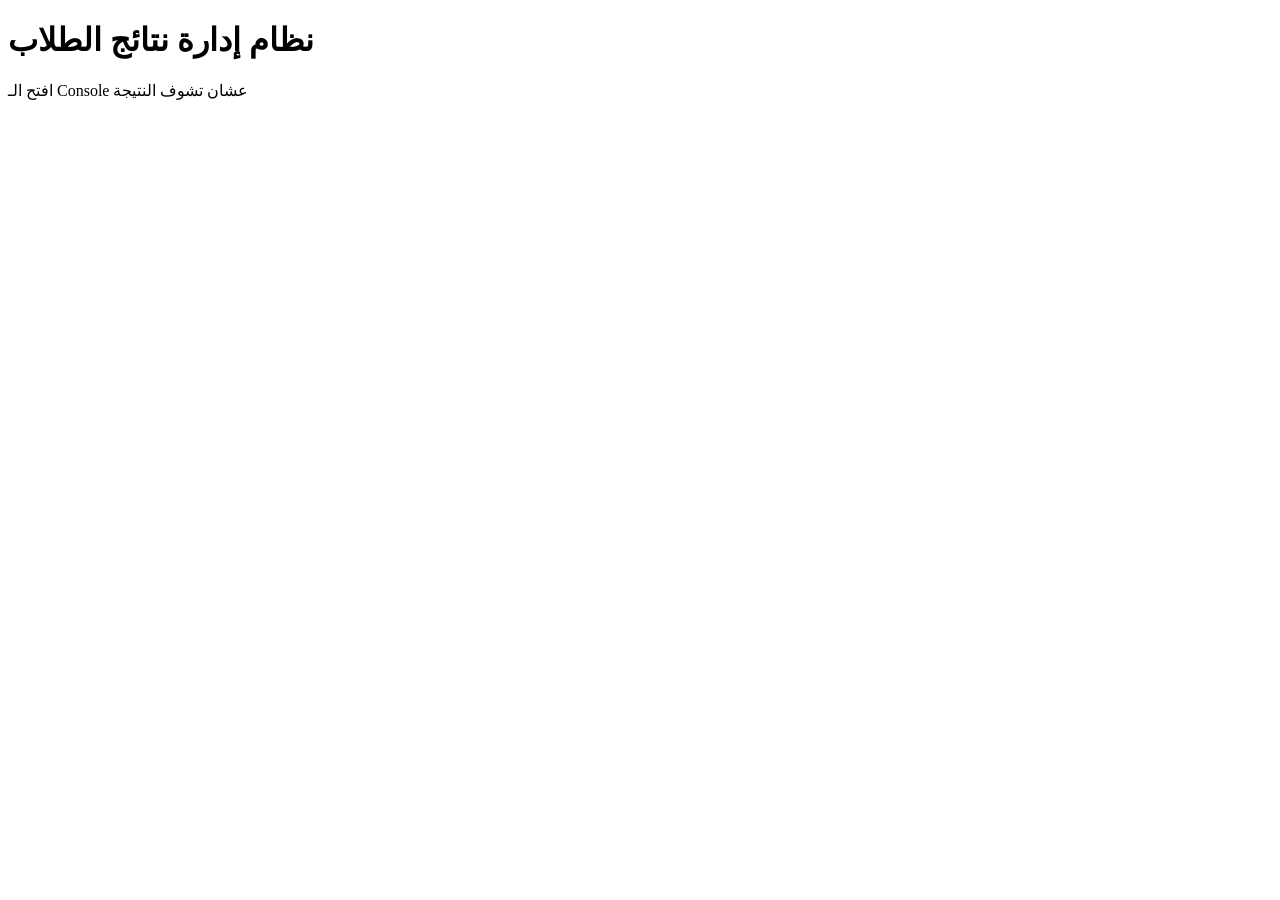
<file: index.html>
<!DOCTYPE html>
<html lang="en">
<head>
    <meta charset="UTF-8">
    <title>Student System</title>
</head>
<body>
    <h1>نظام إدارة نتائج الطلاب</h1>
    <p>افتح الـ Console عشان تشوف النتيجة</p>
    <script src="script.js"></script>
</body>
</html>
</file>
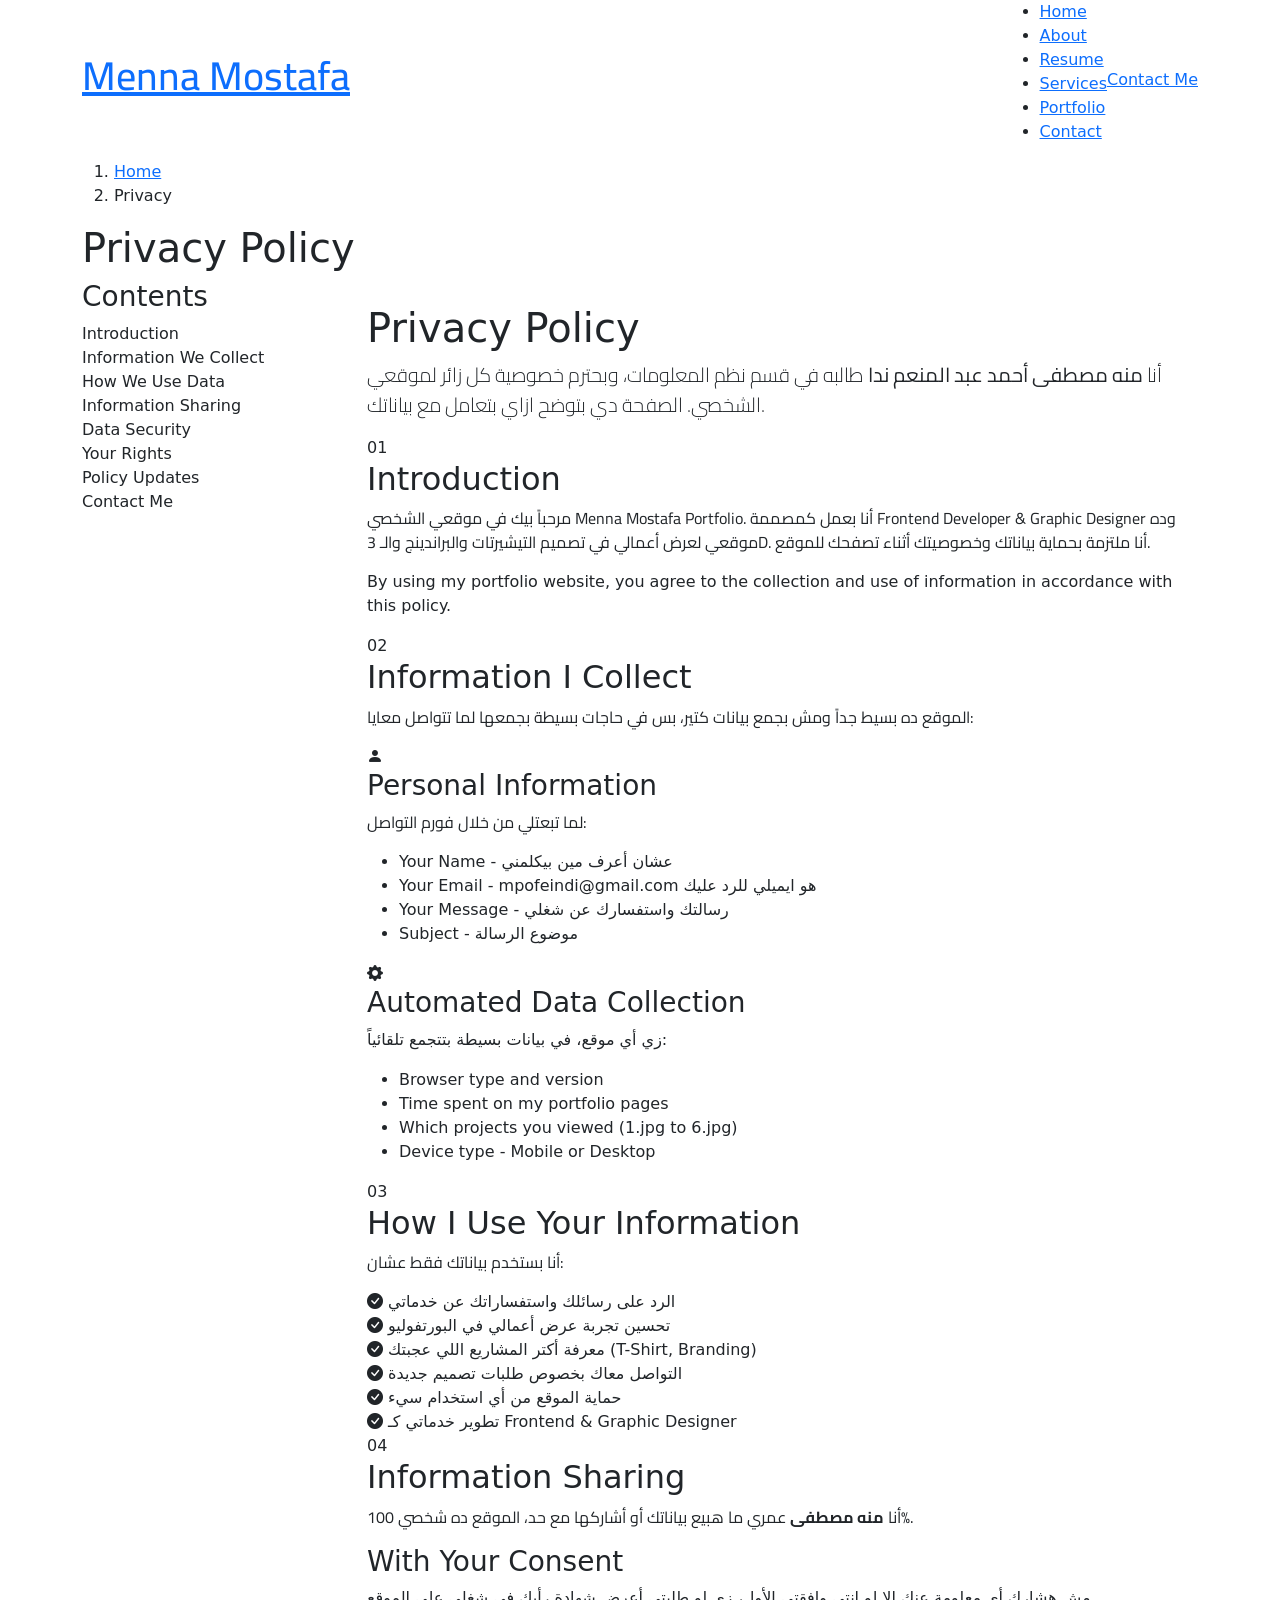
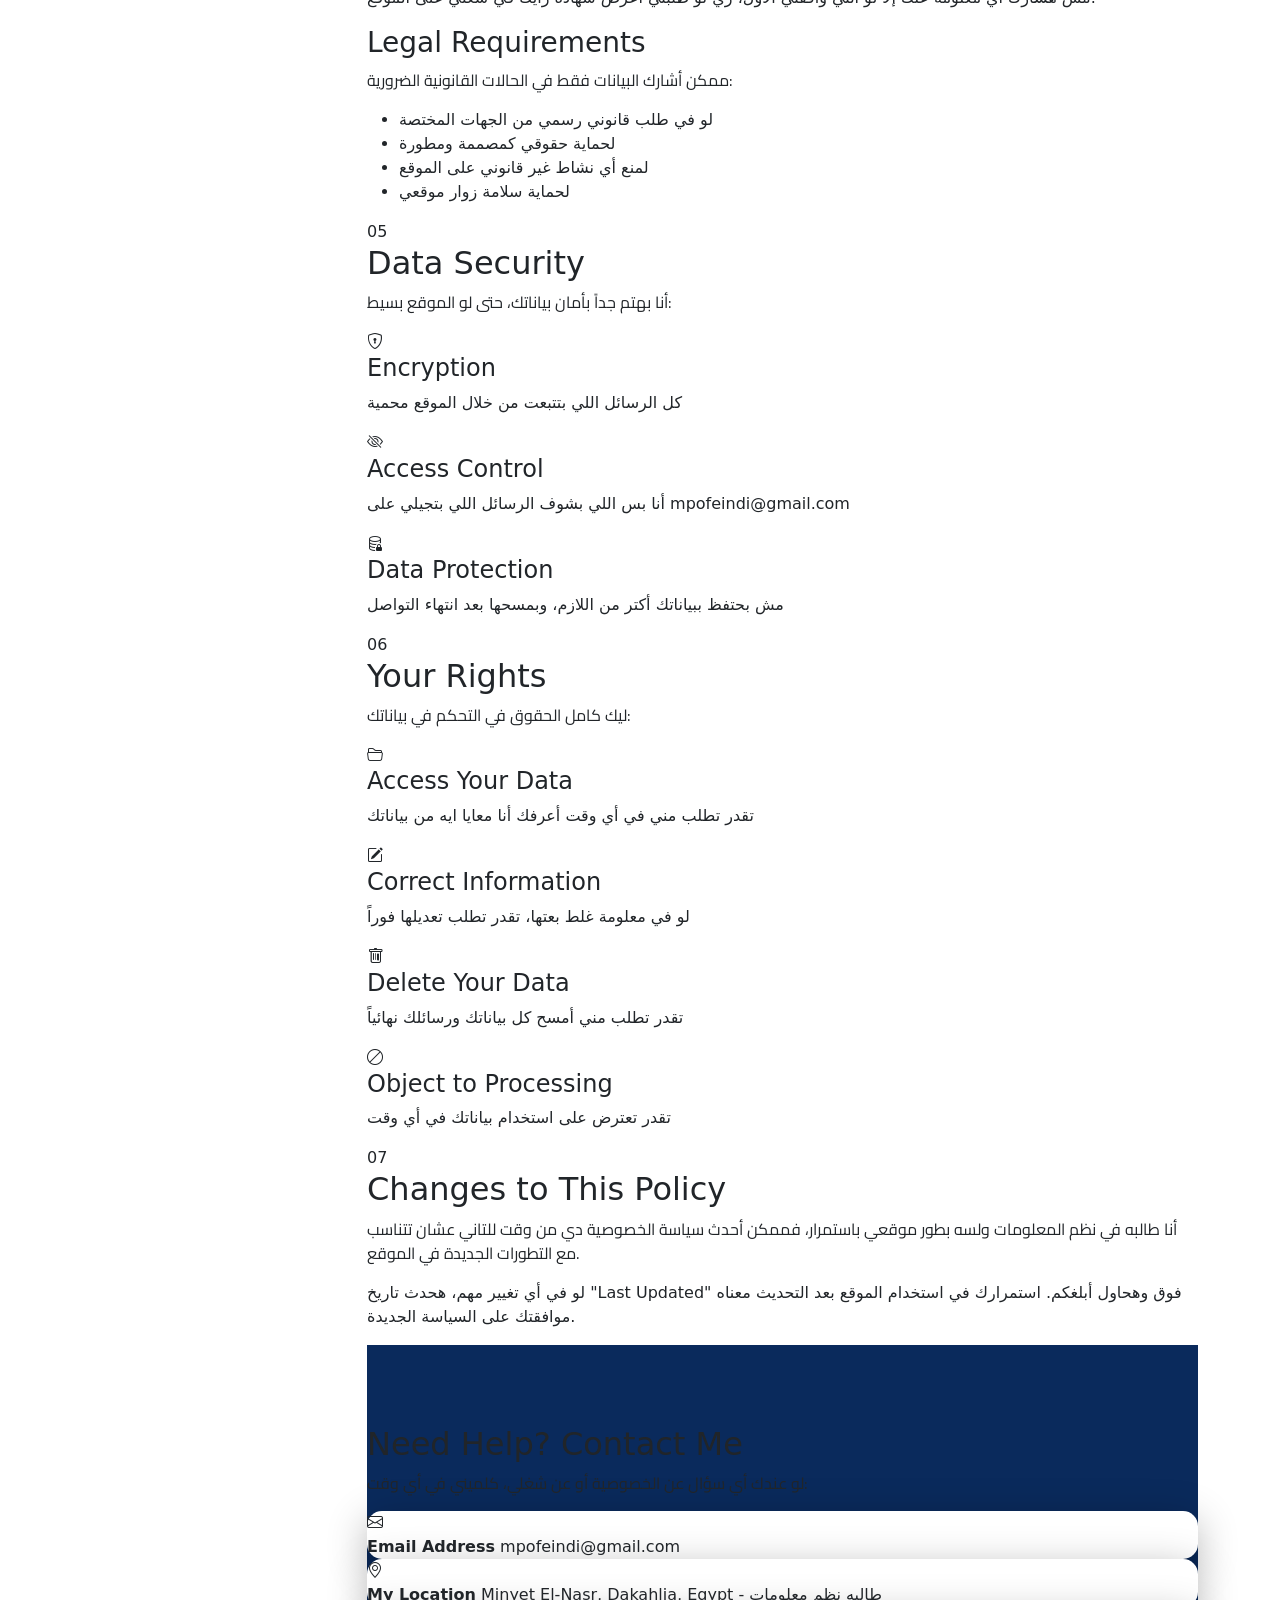
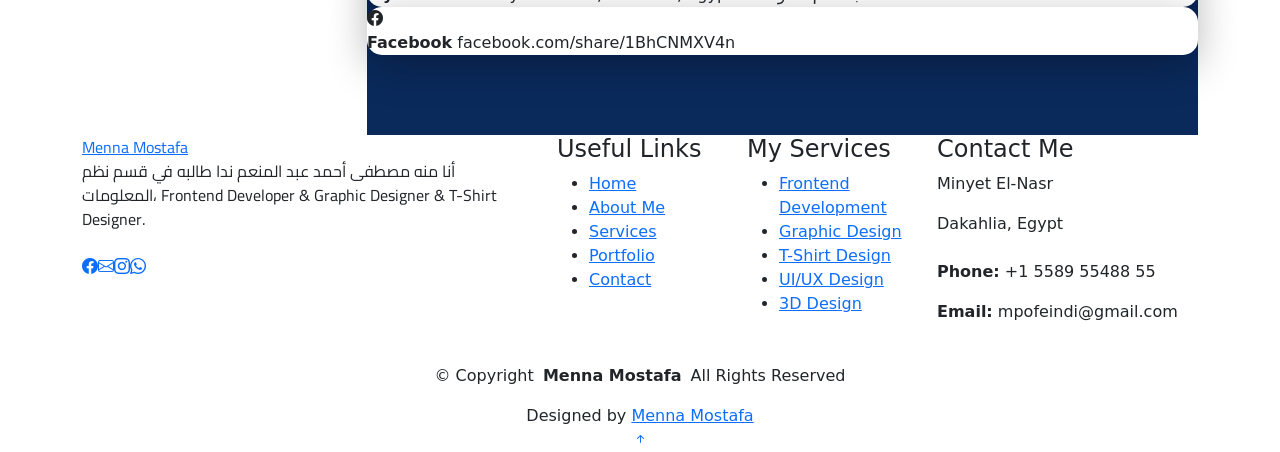
<file: privacy.html>
<!DOCTYPE html>
<html lang="en">

<head>
  <meta charset="utf-8">
  <meta content="width=device-width, initial-scale=1.0" name="viewport">
  <title>Privacy - Menna Mostafa</title>
  <meta name="description" content="Privacy Policy - Menna Mostafa Portfolio - Frontend Developer & Graphic Designer">
  <meta name="keywords" content="Menna Mostafa, Privacy Policy, نظم معلومات">

  <!-- Favicons -->
  <link href="assets/img/favicon.png" rel="icon">
  <link href="assets/img/apple-touch-icon.png" rel="apple-touch-icon">

  <!-- Fonts -->
  <link href="https://fonts.googleapis.com" rel="preconnect">
  <link href="https://fonts.gstatic.com" rel="preconnect" crossorigin>
  <link href="https://fonts.googleapis.com/css2?family=Roboto:ital,wght@0,100;0,300;0,400;0,500;0,700;0,900;1,100;1,300;1,400;1,500;1,700;1,900&family=Raleway:ital,wght@0,100;0,200;0,300;0,400;0,500;0,600;0,700;0,800;0,900;1,100;1,200;1,300;1,400;1,500;1,600;1,700;1,800;1,900&family=Mulish:ital,wght@0,200;0,300;0,400;0,500;0,600;0,700;0,800;0,900;1,200;1,300;1,400;1,500;1,600;1,700;1,800;1,900&family=Cairo:wght@600;700;800&display=swap" rel="stylesheet">

  <!-- Vendor CSS Files -->
  <link href="assets/vendor/bootstrap/css/bootstrap.min.css" rel="stylesheet">
  <link href="assets/vendor/bootstrap-icons/bootstrap-icons.css" rel="stylesheet">
  <link href="assets/vendor/aos/aos.css" rel="stylesheet">
  <link href="assets/vendor/glightbox/css/glightbox.min.css" rel="stylesheet">
  <link href="assets/vendor/swiper/swiper-bundle.min.css" rel="stylesheet">

  <!-- Main CSS File -->
  <link href="assets/css/main.css" rel="stylesheet">
</head>

<body class="privacy-page">

  <header id="header" class="header d-flex align-items-center sticky-top">
    <div class="container-fluid container-xl position-relative d-flex align-items-center">

      <a href="index.html" class="logo d-flex align-items-center me-auto">
        <h1 class="sitename" style="font-family:'Cairo';">Menna Mostafa</h1>
      </a>

      <nav id="navmenu" class="navmenu">
        <ul>
          <li><a href="index.html#hero">Home</a></li>
          <li><a href="index.html#about">About</a></li>
          <li><a href="index.html#resume">Resume</a></li>
          <li><a href="index.html#services">Services</a></li>
          <li><a href="index.html#portfolio">Portfolio</a></li>
          <li><a href="index.html#contact">Contact</a></li>
        </ul>
        <i class="mobile-nav-toggle d-xl-none bi bi-list"></i>
      </nav>

      <a class="btn-getstarted" href="index.html#contact">Contact Me</a>

    </div>
  </header>

  <main class="main">

    <!-- Page Title -->
    <div class="page-title light-background">
      <div class="container">
        <nav class="breadcrumbs">
          <ol>
            <li><a href="index.html">Home</a></li>
            <li class="current">Privacy</li>
          </ol>
        </nav>
        <h1>Privacy Policy</h1>
      </div>
    </div><!-- End Page Title -->

    <!-- Privacy Section -->
    <section id="privacy" class="privacy section">

      <div class="container">

        <div class="row">
          <!-- Sidebar Navigation -->
          <div class="col-lg-3">
            <div class="policy-sidebar" data-aos="fade-right">
              <h3>Contents</h3>
              <nav class="policy-nav">
                <a href="#introduction" class="nav-link active">Introduction</a>
                <a href="#information-collect" class="nav-link">Information We Collect</a>
                <a href="#use-information" class="nav-link">How We Use Data</a>
                <a href="#sharing" class="nav-link">Information Sharing</a>
                <a href="#security" class="nav-link">Data Security</a>
                <a href="#rights" class="nav-link">Your Rights</a>
                <a href="#changes" class="nav-link">Policy Updates</a>
                <a href="#contact" class="nav-link">Contact Me</a>
              </nav>
            </div>
          </div>

          <!-- Main Content -->
          <div class="col-lg-9">
            <div class="policy-main">
              <!-- Header -->
              <div class="policy-hero" data-aos="fade-up">
                <div class="badge">Last Updated: May 13, 2026</div>
                <h1>Privacy Policy</h1>
                <p class="lead" style="font-family:'Cairo';">أنا <strong>منه مصطفى أحمد عبد المنعم ندا</strong> طالبه في قسم نظم المعلومات، وبحترم خصوصية كل زائر لموقعي الشخصي. الصفحة دي بتوضح ازاي بتعامل مع بياناتك.</p>
              </div>

              <!-- Introduction -->
              <div class="policy-section" id="introduction" data-aos="fade-up" data-aos-delay="100">
                <div class="section-number">01</div>
                <h2>Introduction</h2>
                <p style="font-family:'Cairo';">مرحباً بيك في موقعي الشخصي Menna Mostafa Portfolio. أنا بعمل كمصممة Frontend Developer & Graphic Designer وده موقعي لعرض أعمالي في تصميم التيشيرتات والبراندينج والـ 3D. أنا ملتزمة بحماية بياناتك وخصوصيتك أثناء تصفحك للموقع.</p>
                <p>By using my portfolio website, you agree to the collection and use of information in accordance with this policy.</p>
              </div>

              <!-- Information Collection -->
              <div class="policy-section" id="information-collect" data-aos="fade-up" data-aos-delay="150">
                <div class="section-number">02</div>
                <h2>Information I Collect</h2>
                <p style="font-family:'Cairo';">الموقع ده بسيط جداً ومش بجمع بيانات كتير، بس في حاجات بسيطة بجمعها لما تتواصل معايا:</p>

                <div class="info-card">
                  <div class="card-icon">
                    <i class="bi bi-person-fill"></i>
                  </div>
                  <div class="card-content">
                    <h3>Personal Information</h3>
                    <p style="font-family:'Cairo';">لما تبعتلي من خلال فورم التواصل:</p>
                    <ul>
                      <li>Your Name - عشان أعرف مين بيكلمني</li>
                      <li>Your Email - mpofeindi@gmail.com هو ايميلي للرد عليك</li>
                      <li>Your Message - رسالتك واستفسارك عن شغلي</li>
                      <li>Subject - موضوع الرسالة</li>
                    </ul>
                  </div>
                </div>

                <div class="info-card">
                  <div class="card-icon">
                    <i class="bi bi-gear-fill"></i>
                  </div>
                  <div class="card-content">
                    <h3>Automated Data Collection</h3>
                    <p>زي أي موقع، في بيانات بسيطة بتتجمع تلقائياً:</p>
                    <ul>
                      <li>Browser type and version</li>
                      <li>Time spent on my portfolio pages</li>
                      <li>Which projects you viewed (1.jpg to 6.jpg)</li>
                      <li>Device type - Mobile or Desktop</li>
                    </ul>
                  </div>
                </div>
              </div>

              <!-- Use of Information -->
              <div class="policy-section" id="use-information" data-aos="fade-up" data-aos-delay="200">
                <div class="section-number">03</div>
                <h2>How I Use Your Information</h2>
                <p style="font-family:'Cairo';">أنا بستخدم بياناتك فقط عشان:</p>
                <div class="usage-grid">
                  <div class="usage-item">
                    <i class="bi bi-check-circle-fill"></i>
                    <span>الرد على رسائلك واستفساراتك عن خدماتي</span>
                  </div>
                  <div class="usage-item">
                    <i class="bi bi-check-circle-fill"></i>
                    <span>تحسين تجربة عرض أعمالي في البورتفوليو</span>
                  </div>
                  <div class="usage-item">
                    <i class="bi bi-check-circle-fill"></i>
                    <span>معرفة أكتر المشاريع اللي عجبتك (T-Shirt, Branding)</span>
                  </div>
                  <div class="usage-item">
                    <i class="bi bi-check-circle-fill"></i>
                    <span>التواصل معاك بخصوص طلبات تصميم جديدة</span>
                  </div>
                  <div class="usage-item">
                    <i class="bi bi-check-circle-fill"></i>
                    <span>حماية الموقع من أي استخدام سيء</span>
                  </div>
                  <div class="usage-item">
                    <i class="bi bi-check-circle-fill"></i>
                    <span>تطوير خدماتي كـ Frontend & Graphic Designer</span>
                  </div>
                </div>
              </div>

              <!-- Information Sharing -->
              <div class="policy-section" id="sharing" data-aos="fade-up" data-aos-delay="250">
                <div class="section-number">04</div>
                <h2>Information Sharing</h2>
                <p style="font-family:'Cairo';">أنا <strong>منه مصطفى</strong> عمري ما هبيع بياناتك أو أشاركها مع حد، الموقع ده شخصي 100%.</p>

                <div class="sharing-box">
                  <h3>With Your Consent</h3>
                  <p>مش هشارك أي معلومة عنك إلا لو انتي وافقتي الأول، زي لو طلبتي أعرض شهادة رأيك في شغلي على الموقع.</p>
                </div>

                <div class="sharing-box">
                  <h3>Legal Requirements</h3>
                  <p style="font-family:'Cairo';">ممكن أشارك البيانات فقط في الحالات القانونية الضرورية:</p>
                  <ul>
                    <li>لو في طلب قانوني رسمي من الجهات المختصة</li>
                    <li>لحماية حقوقي كمصممة ومطورة</li>
                    <li>لمنع أي نشاط غير قانوني على الموقع</li>
                    <li>لحماية سلامة زوار موقعي</li>
                  </ul>
                </div>
              </div>

              <!-- Data Security -->
              <div class="policy-section" id="security" data-aos="fade-up" data-aos-delay="300">
                <div class="section-number">05</div>
                <h2>Data Security</h2>
                <p style="font-family:'Cairo';">أنا بهتم جداً بأمان بياناتك، حتى لو الموقع بسيط:</p>
                <div class="security-features">
                  <div class="feature">
                    <i class="bi bi-shield-lock"></i>
                    <h4>Encryption</h4>
                    <p>كل الرسائل اللي بتتبعت من خلال الموقع محمية</p>
                  </div>
                  <div class="feature">
                    <i class="bi bi-eye-slash"></i>
                    <h4>Access Control</h4>
                    <p>أنا بس اللي بشوف الرسائل اللي بتجيلي على mpofeindi@gmail.com</p>
                  </div>
                  <div class="feature">
                    <i class="bi bi-database-lock"></i>
                    <h4>Data Protection</h4>
                    <p>مش بحتفظ ببياناتك أكتر من اللازم، وبمسحها بعد انتهاء التواصل</p>
                  </div>
                </div>
              </div>

              <!-- Your Rights -->
              <div class="policy-section" id="rights" data-aos="fade-up" data-aos-delay="100">
                <div class="section-number">06</div>
                <h2>Your Rights</h2>
                <p style="font-family:'Cairo';">ليك كامل الحقوق في التحكم في بياناتك:</p>
                <div class="rights-list">
                  <div class="right-item">
                    <div class="right-icon"><i class="bi bi-folder2-open"></i></div>
                    <div class="right-content">
                      <h4>Access Your Data</h4>
                      <p>تقدر تطلب مني في أي وقت أعرفك أنا معايا ايه من بياناتك</p>
                    </div>
                  </div>
                  <div class="right-item">
                    <div class="right-icon"><i class="bi bi-pencil-square"></i></div>
                    <div class="right-content">
                      <h4>Correct Information</h4>
                      <p>لو في معلومة غلط بعتها، تقدر تطلب تعديلها فوراً</p>
                    </div>
                  </div>
                  <div class="right-item">
                    <div class="right-icon"><i class="bi bi-trash"></i></div>
                    <div class="right-content">
                      <h4>Delete Your Data</h4>
                      <p>تقدر تطلب مني أمسح كل بياناتك ورسائلك نهائياً</p>
                    </div>
                  </div>
                  <div class="right-item">
                    <div class="right-icon"><i class="bi bi-ban"></i></div>
                    <div class="right-content">
                      <h4>Object to Processing</h4>
                      <p>تقدر تعترض على استخدام بياناتك في أي وقت</p>
                    </div>
                  </div>
                </div>
              </div>

              <!-- Policy Updates -->
              <div class="policy-section" id="changes" data-aos="fade-up" data-aos-delay="150">
                <div class="section-number">07</div>
                <h2>Changes to This Policy</h2>
                <p style="font-family:'Cairo';">أنا طالبه في نظم المعلومات ولسه بطور موقعي باستمرار، فممكن أحدث سياسة الخصوصية دي من وقت للتاني عشان تتناسب مع التطورات الجديدة في الموقع.</p>
                <p>لو في أي تغيير مهم، هحدث تاريخ "Last Updated" فوق وهحاول أبلغكم. استمرارك في استخدام الموقع بعد التحديث معناه موافقتك على السياسة الجديدة.</p>
              </div>

              <!-- Contact Section -->
              <div class="policy-contact" id="contact" data-aos="fade-up" data-aos-delay="200">
                <div class="contact-card">
                  <h2>Need Help? Contact Me</h2>
                  <p style="font-family:'Cairo';">لو عندك أي سؤال عن الخصوصية أو عن شغلي، كلميني في أي وقت:</p>
                  <div class="contact-info">
                    <div class="info-item">
                      <i class="bi bi-envelope"></i>
                      <div>
                        <strong>Email Address</strong>
                        <span>mpofeindi@gmail.com</span>
                      </div>
                    </div>
                    <div class="info-item">
                      <i class="bi bi-geo-alt"></i>
                      <div>
                        <strong>My Location</strong>
                        <span>Minyet El-Nasr, Dakahlia, Egypt - طالبه نظم معلومات</span>
                      </div>
                    </div>
                    <div class="info-item">
                      <i class="bi bi-facebook"></i>
                      <div>
                        <strong>Facebook</strong>
                        <span>facebook.com/share/1BhCNMXV4n</span>
                      </div>
                    </div>
                  </div>
                </div>
              </div>

            </div>
          </div>

        </div>

      </div>

    </section><!-- /Privacy Section -->

  </main>

  <footer id="footer" class="footer">

    <div class="container footer-top">
      <div class="row gy-4">
        <div class="col-lg-5 col-md-12 footer-about">
          <a href="index.html" class="logo d-flex align-items-center">
            <span class="sitename" style="font-family:'Cairo';">Menna Mostafa</span>
          </a>
          <p style="font-family:'Cairo';">أنا منه مصطفى أحمد عبد المنعم ندا طالبه في قسم نظم المعلومات، Frontend Developer & Graphic Designer & T-Shirt Designer.</p>
          <div class="social-links d-flex mt-4">
            <a href="https://www.facebook.com/share/1BhCNMXV4n/" target="_blank"><i class="bi bi-facebook"></i></a>
            <a href="mailto:mpofeindi@gmail.com"><i class="bi bi-envelope"></i></a>
            <a href=""><i class="bi bi-instagram"></i></a>
            <a href=""><i class="bi bi-whatsapp"></i></a>
          </div>
        </div>

        <div class="col-lg-2 col-6 footer-links">
          <h4>Useful Links</h4>
          <ul>
            <li><a href="index.html#hero">Home</a></li>
            <li><a href="index.html#about">About Me</a></li>
            <li><a href="index.html#services">Services</a></li>
            <li><a href="index.html#portfolio">Portfolio</a></li>
            <li><a href="index.html#contact">Contact</a></li>
          </ul>
        </div>

        <div class="col-lg-2 col-6 footer-links">
          <h4>My Services</h4>
          <ul>
            <li><a href="#">Frontend Development</a></li>
            <li><a href="#">Graphic Design</a></li>
            <li><a href="#">T-Shirt Design</a></li>
            <li><a href="#">UI/UX Design</a></li>
            <li><a href="#">3D Design</a></li>
          </ul>
        </div>

        <div class="col-lg-3 col-md-12 footer-contact text-center text-md-start">
          <h4>Contact Me</h4>
          <p>Minyet El-Nasr</p>
          <p>Dakahlia, Egypt</p>
          <p class="mt-4"><strong>Phone:</strong> <span>+1 5589 55488 55</span></p>
          <p><strong>Email:</strong> <span>mpofeindi@gmail.com</span></p>
        </div>

      </div>
    </div>

    <div class="container copyright text-center mt-4">
      <p>© <span>Copyright</span> <strong class="px-1 sitename">Menna Mostafa</strong> <span>All Rights Reserved</span></p>
      <div class="credits">
        Designed by <a href="index.html">Menna Mostafa</a>
      </div>
    </div>

  </footer>

  <!-- Scroll Top -->
  <a href="#" id="scroll-top" class="scroll-top d-flex align-items-center justify-content-center"><i class="bi bi-arrow-up-short"></i></a>

  <!-- Preloader -->
  <div id="preloader"></div>

  <!-- Vendor JS Files -->
  <script src="assets/vendor/bootstrap/js/bootstrap.bundle.min.js"></script>
  <script src="assets/vendor/php-email-form/validate.js"></script>
  <script src="assets/vendor/aos/aos.js"></script>
  <script src="assets/vendor/typed.js/typed.umd.js"></script>
  <script src="assets/vendor/waypoints/noframework.waypoints.js"></script>
  <script src="assets/vendor/glightbox/js/glightbox.min.js"></script>
  <script src="assets/vendor/imagesloaded/imagesloaded.pkgd.min.js"></script>
  <script src="assets/vendor/isotope-layout/isotope.pkgd.min.js"></script>
  <script src="assets/vendor/swiper/swiper-bundle.min.js"></script>

  <!-- Main JS File -->
  <script src="assets/js/main.js"></script>

</body>

</html>
</file>
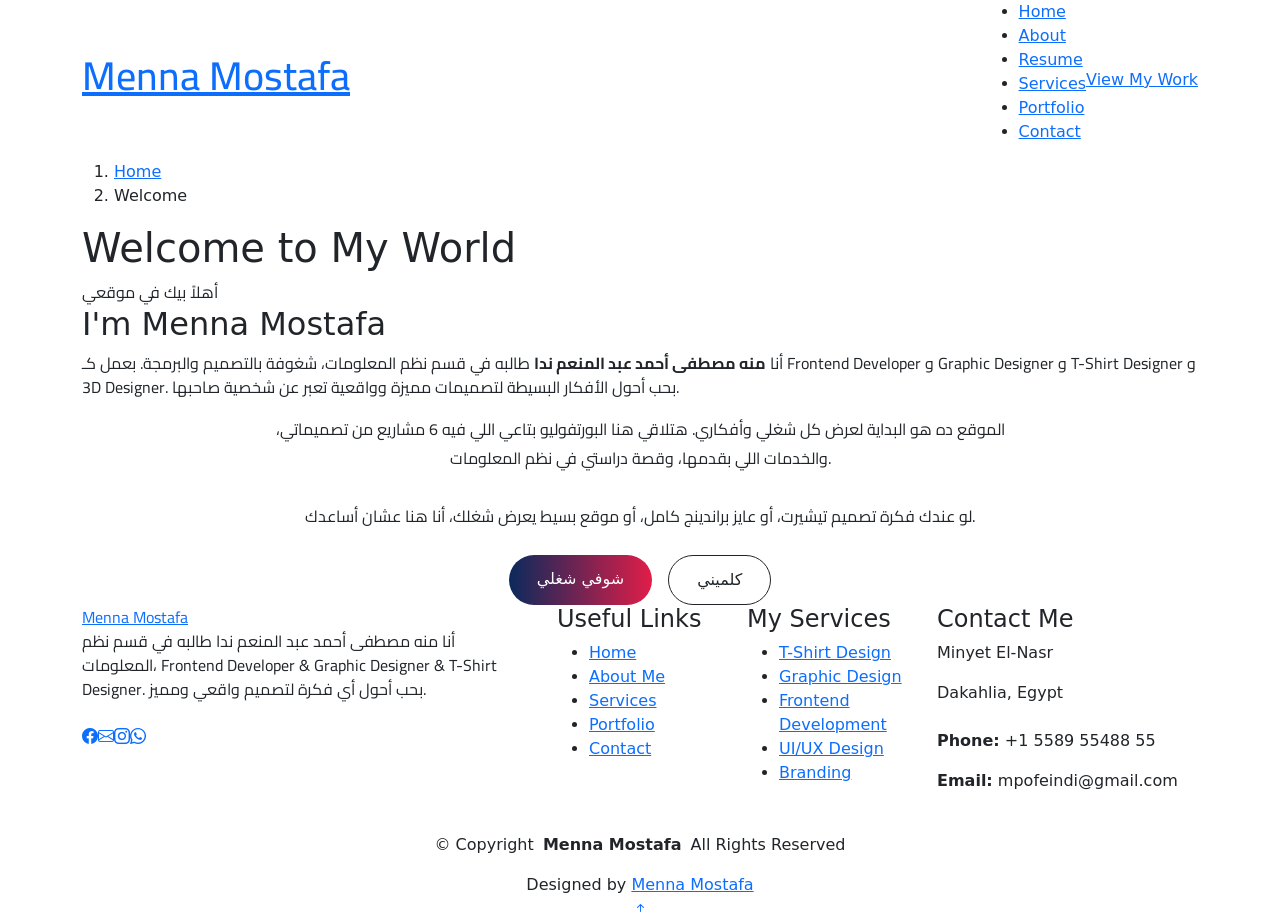
<file: starter-page.html>
<!DOCTYPE html>
<html lang="en">

<head>
  <meta charset="utf-8">
  <meta content="width=device-width, initial-scale=1.0" name="viewport">
  <title>Welcome - Menna Mostafa Portfolio</title>
  <meta name="description" content="Menna Mostafa - Frontend Developer & Graphic Designer - Starter Page">
  <meta name="keywords" content="Menna Mostafa, نظم معلومات, Frontend, T-Shirt Design">

  <!-- Favicons -->
  <link href="assets/img/favicon.png" rel="icon">
  <link href="assets/img/apple-touch-icon.png" rel="apple-touch-icon">

  <!-- Fonts -->
  <link href="https://fonts.googleapis.com" rel="preconnect">
  <link href="https://fonts.gstatic.com" rel="preconnect" crossorigin>
  <link href="https://fonts.googleapis.com/css2?family=Roboto:ital,wght@0,100;0,300;0,400;0,500;0,700;0,900;1,100;1,300;1,400;1,500;1,700;1,900&family=Raleway:ital,wght@0,100;0,200;0,300;0,400;0,500;0,600;0,700;0,800;0,900;1,100;1,200;1,300;1,400;1,500;1,600;1,700;1,800;1,900&family=Mulish:ital,wght@0,200;0,300;0,400;0,500;0,600;0,700;0,800;0,900;1,200;1,300;1,400;1,500;1,600;1,700;1,800;1,900&family=Cairo:wght@600;700;800&display=swap" rel="stylesheet">

  <!-- Vendor CSS Files -->
  <link href="assets/vendor/bootstrap/css/bootstrap.min.css" rel="stylesheet">
  <link href="assets/vendor/bootstrap-icons/bootstrap-icons.css" rel="stylesheet">
  <link href="assets/vendor/aos/aos.css" rel="stylesheet">
  <link href="assets/vendor/glightbox/css/glightbox.min.css" rel="stylesheet">
  <link href="assets/vendor/swiper/swiper-bundle.min.css" rel="stylesheet">

  <!-- Main CSS File -->
  <link href="assets/css/main.css" rel="stylesheet">
</head>

<body class="starter-page-page">

  <header id="header" class="header d-flex align-items-center sticky-top">
    <div class="container-fluid container-xl position-relative d-flex align-items-center">

      <a href="index.html" class="logo d-flex align-items-center me-auto">
        <h1 class="sitename" style="font-family:'Cairo';">Menna Mostafa</h1>
      </a>

      <nav id="navmenu" class="navmenu">
        <ul>
          <li><a href="index.html#hero">Home</a></li>
          <li><a href="index.html#about">About</a></li>
          <li><a href="index.html#resume">Resume</a></li>
          <li><a href="index.html#services">Services</a></li>
          <li><a href="index.html#portfolio">Portfolio</a></li>
          <li><a href="index.html#contact">Contact</a></li>
        </ul>
        <i class="mobile-nav-toggle d-xl-none bi bi-list"></i>
      </nav>

      <a class="btn-getstarted" href="index.html#portfolio">View My Work</a>

    </div>
  </header>

  <main class="main">

    <!-- Page Title -->
    <div class="page-title light-background">
      <div class="container">
        <nav class="breadcrumbs">
          <ol>
            <li><a href="index.html">Home</a></li>
            <li class="current">Welcome</li>
          </ol>
        </nav>
        <h1>Welcome to My World</h1>
      </div>
    </div><!-- End Page Title -->

    <!-- Starter Section Section -->
    <section id="starter-section" class="starter-section section">

      <!-- Section Title -->
      <div class="container section-title" data-aos="fade-up">
        <span class="subtitle" style="font-family:'Cairo';">أهلاً بيك في موقعي</span>
        <h2>I'm Menna Mostafa</h2>
        <p style="font-family:'Cairo';">أنا <strong>منه مصطفى أحمد عبد المنعم ندا</strong> طالبه في قسم نظم المعلومات، شغوفة بالتصميم والبرمجة. بعمل كـ Frontend Developer و Graphic Designer و T-Shirt Designer و 3D Designer. بحب أحول الأفكار البسيطة لتصميمات مميزة وواقعية تعبر عن شخصية صاحبها.</p>
      </div><!-- End Section Title -->

      <div class="container" data-aos="fade-up">
        <div class="row justify-content-center">
          <div class="col-lg-8 text-center">
            <p style="font-family:'Cairo'; font-size:16px; line-height:1.8;">
              الموقع ده هو البداية لعرض كل شغلي وأفكاري. هتلاقي هنا البورتفوليو بتاعي اللي فيه 6 مشاريع من تصميماتي، والخدمات اللي بقدمها، وقصة دراستي في نظم المعلومات.
              <br><br>
              لو عندك فكرة تصميم تيشيرت، أو عايز براندينج كامل، أو موقع بسيط يعرض شغلك، أنا هنا عشان أساعدك.
            </p>
            <div class="mt-4 d-flex gap-3 justify-content-center flex-wrap">
              <a href="index.html#portfolio" class="btn btn-primary" style="background:linear-gradient(90deg,#0a2a5c,#e11d48); border:none; padding:12px 28px; border-radius:100px;">شوفي شغلي</a>
              <a href="mailto:mpofeindi@gmail.com" class="btn btn-outline-dark" style="padding:12px 28px; border-radius:100px;">كلميني</a>
            </div>
          </div>
        </div>
      </div>

    </section><!-- /Starter Section Section -->

  </main>

  <footer id="footer" class="footer">

    <div class="container footer-top">
      <div class="row gy-4">
        <div class="col-lg-5 col-md-12 footer-about">
          <a href="index.html" class="logo d-flex align-items-center">
            <span class="sitename" style="font-family:'Cairo';">Menna Mostafa</span>
          </a>
          <p style="font-family:'Cairo';">أنا منه مصطفى أحمد عبد المنعم ندا طالبه في قسم نظم المعلومات، Frontend Developer & Graphic Designer & T-Shirt Designer. بحب أحول أي فكرة لتصميم واقعي ومميز.</p>
          <div class="social-links d-flex mt-4">
            <a href="https://www.facebook.com/share/1BhCNMXV4n/" target="_blank"><i class="bi bi-facebook"></i></a>
            <a href="mailto:mpofeindi@gmail.com"><i class="bi bi-envelope"></i></a>
            <a href=""><i class="bi bi-instagram"></i></a>
            <a href=""><i class="bi bi-whatsapp"></i></a>
          </div>
        </div>

        <div class="col-lg-2 col-6 footer-links">
          <h4>Useful Links</h4>
          <ul>
            <li><a href="index.html#hero">Home</a></li>
            <li><a href="index.html#about">About Me</a></li>
            <li><a href="index.html#services">Services</a></li>
            <li><a href="index.html#portfolio">Portfolio</a></li>
            <li><a href="index.html#contact">Contact</a></li>
          </ul>
        </div>

        <div class="col-lg-2 col-6 footer-links">
          <h4>My Services</h4>
          <ul>
            <li><a href="#">T-Shirt Design</a></li>
            <li><a href="#">Graphic Design</a></li>
            <li><a href="#">Frontend Development</a></li>
            <li><a href="#">UI/UX Design</a></li>
            <li><a href="#">Branding</a></li>
          </ul>
        </div>

        <div class="col-lg-3 col-md-12 footer-contact text-center text-md-start">
          <h4>Contact Me</h4>
          <p>Minyet El-Nasr</p>
          <p>Dakahlia, Egypt</p>
          <p class="mt-4"><strong>Phone:</strong> <span>+1 5589 55488 55</span></p>
          <p><strong>Email:</strong> <span>mpofeindi@gmail.com</span></p>
        </div>

      </div>
    </div>

    <div class="container copyright text-center mt-4">
      <p>© <span>Copyright</span> <strong class="px-1 sitename">Menna Mostafa</strong> <span>All Rights Reserved</span></p>
      <div class="credits">
        Designed by <a href="index.html">Menna Mostafa</a>
      </div>
    </div>

  </footer>

  <!-- Scroll Top -->
  <a href="#" id="scroll-top" class="scroll-top d-flex align-items-center justify-content-center"><i class="bi bi-arrow-up-short"></i></a>

  <!-- Preloader -->
  <div id="preloader"></div>

  <!-- Vendor JS Files -->
  <script src="assets/vendor/bootstrap/js/bootstrap.bundle.min.js"></script>
  <script src="assets/vendor/php-email-form/validate.js"></script>
  <script src="assets/vendor/aos/aos.js"></script>
  <script src="assets/vendor/typed.js/typed.umd.js"></script>
  <script src="assets/vendor/waypoints/noframework.waypoints.js"></script>
  <script src="assets/vendor/glightbox/js/glightbox.min.js"></script>
  <script src="assets/vendor/imagesloaded/imagesloaded.pkgd.min.js"></script>
  <script src="assets/vendor/isotope-layout/isotope.pkgd.min.js"></script>
  <script src="assets/vendor/swiper/swiper-bundle.min.js"></script>

  <!-- Main JS File -->
  <script src="assets/js/main.js"></script>

</body>

</html>
</file>
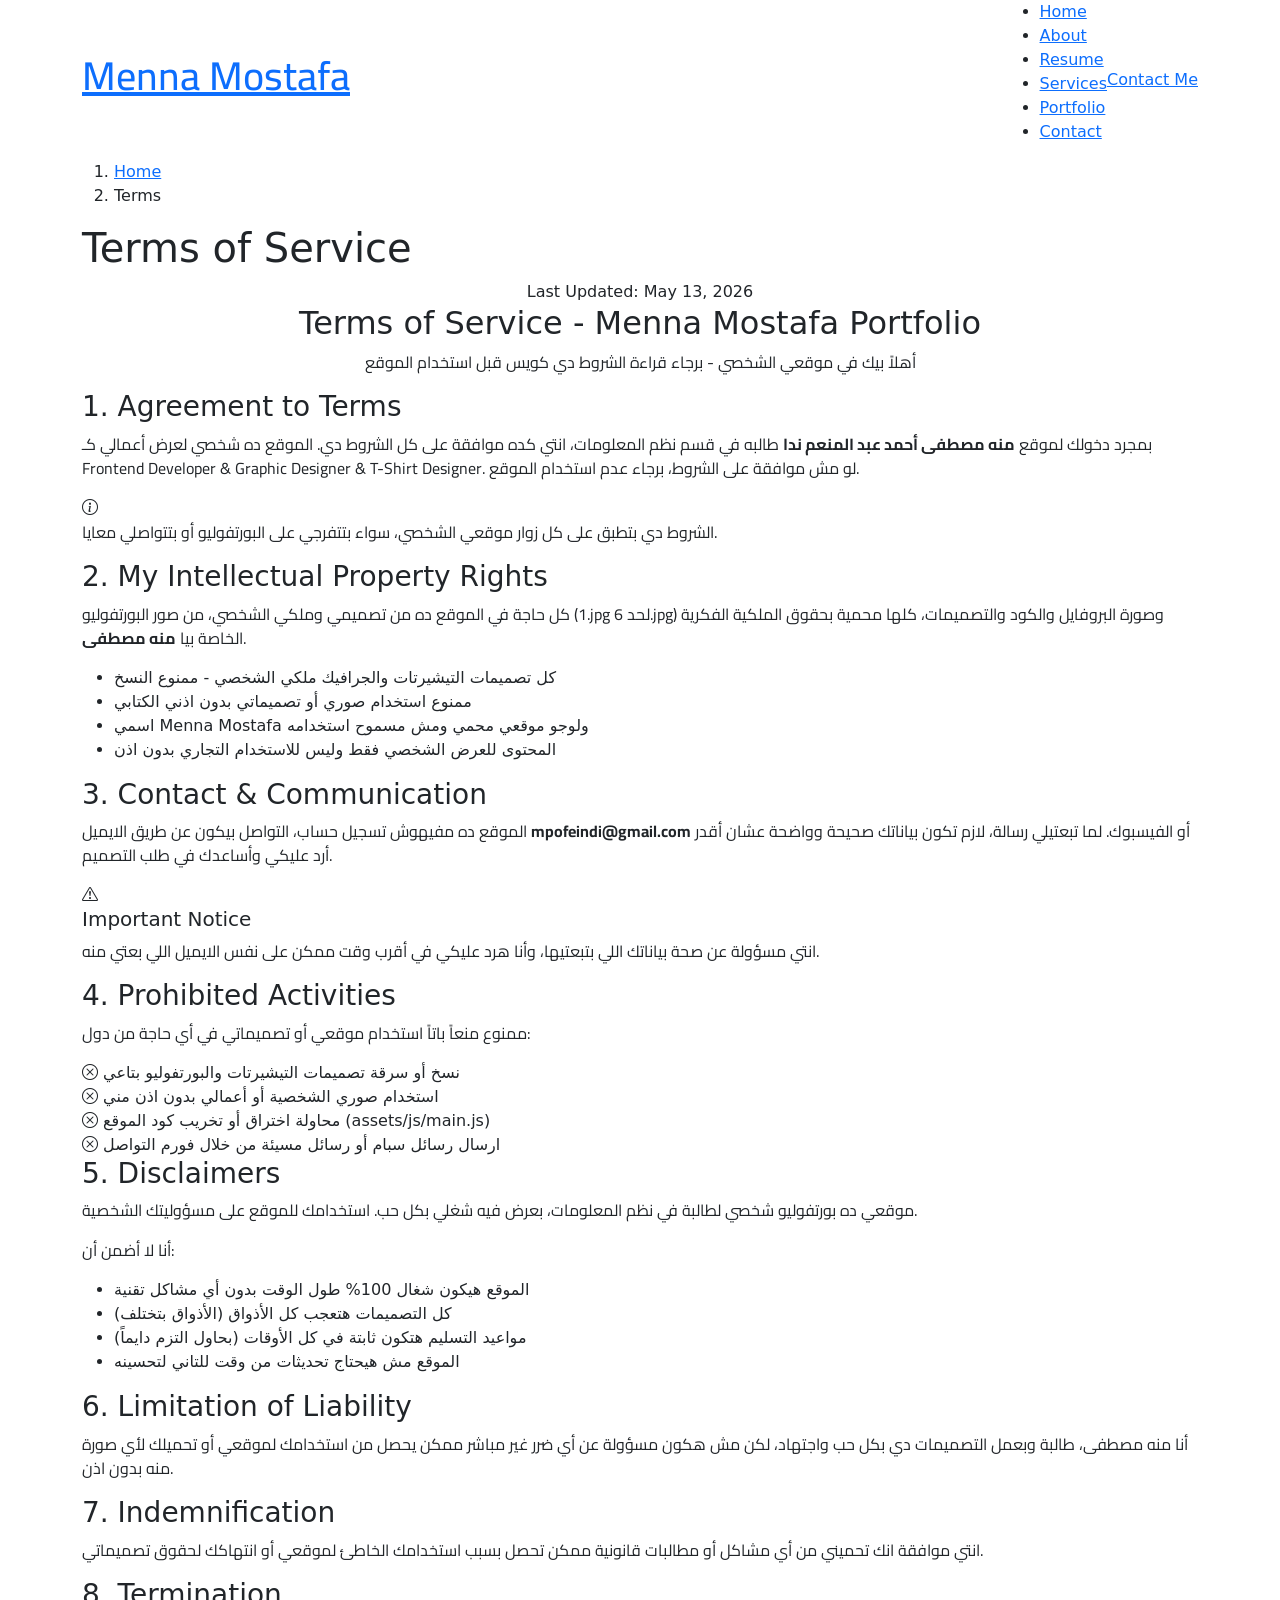
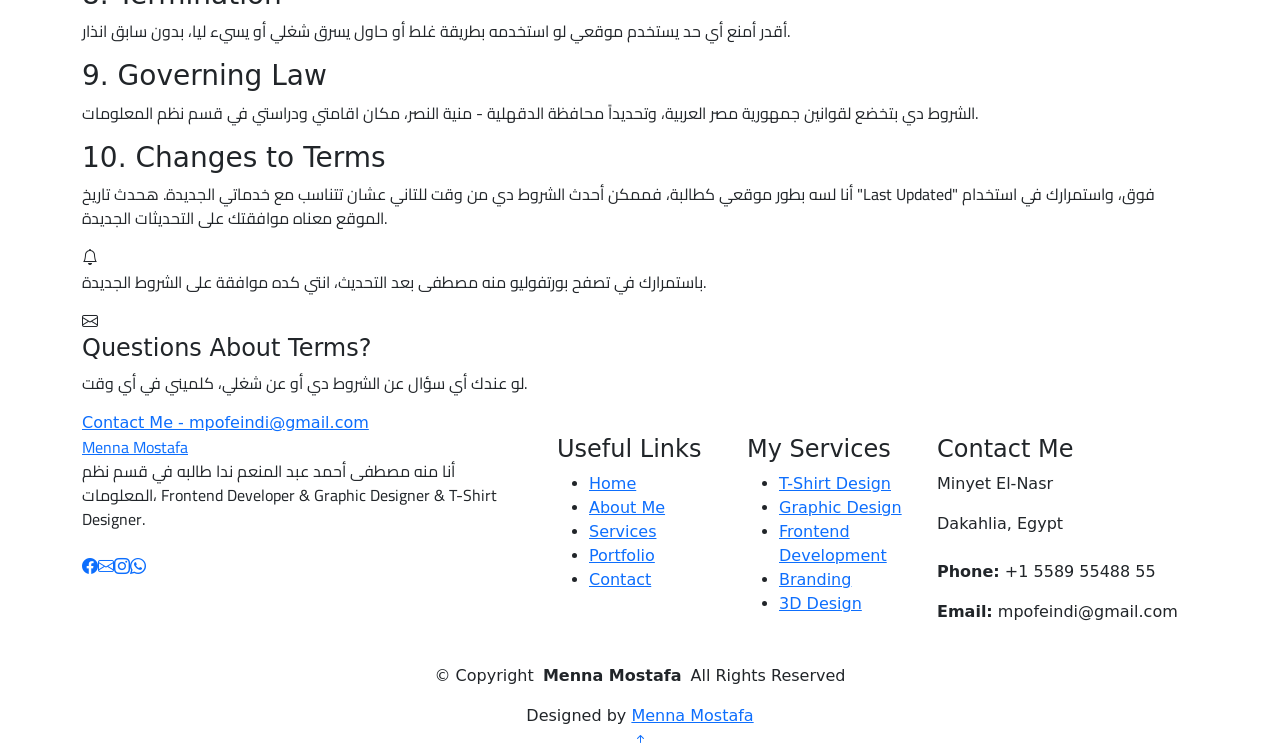
<file: terms.html>
<!DOCTYPE html>
<html lang="en">

<head>
  <meta charset="utf-8">
  <meta content="width=device-width, initial-scale=1.0" name="viewport">
  <title>Terms - Menna Mostafa</title>
  <meta name="description" content="Terms of Service - Menna Mostafa Portfolio - Frontend Developer & Graphic Designer">
  <meta name="keywords" content="Menna Mostafa, Terms, نظم معلومات, Portfolio">

  <!-- Favicons -->
  <link href="assets/img/favicon.png" rel="icon">
  <link href="assets/img/apple-touch-icon.png" rel="apple-touch-icon">

  <!-- Fonts -->
  <link href="https://fonts.googleapis.com" rel="preconnect">
  <link href="https://fonts.gstatic.com" rel="preconnect" crossorigin>
  <link href="https://fonts.googleapis.com/css2?family=Roboto:ital,wght@0,100;0,300;0,400;0,500;0,700;0,900;1,100;1,300;1,400;1,500;1,700;1,900&family=Raleway:ital,wght@0,100;0,200;0,300;0,400;0,500;0,600;0,700;0,800;0,900;1,100;1,200;1,300;1,400;1,500;1,600;1,700;1,800;1,900&family=Mulish:ital,wght@0,200;0,300;0,400;0,500;0,600;0,700;0,800;0,900;1,200;1,300;1,400;1,500;1,600;1,700;1,800;1,900&family=Cairo:wght@600;700;800&display=swap" rel="stylesheet">

  <!-- Vendor CSS Files -->
  <link href="assets/vendor/bootstrap/css/bootstrap.min.css" rel="stylesheet">
  <link href="assets/vendor/bootstrap-icons/bootstrap-icons.css" rel="stylesheet">
  <link href="assets/vendor/aos/aos.css" rel="stylesheet">
  <link href="assets/vendor/glightbox/css/glightbox.min.css" rel="stylesheet">
  <link href="assets/vendor/swiper/swiper-bundle.min.css" rel="stylesheet">

  <!-- Main CSS File -->
  <link href="assets/css/main.css" rel="stylesheet">
</head>

<body class="terms-page">

  <header id="header" class="header d-flex align-items-center sticky-top">
    <div class="container-fluid container-xl position-relative d-flex align-items-center">

      <a href="index.html" class="logo d-flex align-items-center me-auto">
        <h1 class="sitename" style="font-family:'Cairo';">Menna Mostafa</h1>
      </a>

      <nav id="navmenu" class="navmenu">
        <ul>
          <li><a href="index.html#hero">Home</a></li>
          <li><a href="index.html#about">About</a></li>
          <li><a href="index.html#resume">Resume</a></li>
          <li><a href="index.html#services">Services</a></li>
          <li><a href="index.html#portfolio">Portfolio</a></li>
          <li><a href="index.html#contact">Contact</a></li>
        </ul>
        <i class="mobile-nav-toggle d-xl-none bi bi-list"></i>
      </nav>

      <a class="btn-getstarted" href="index.html#contact">Contact Me</a>

    </div>
  </header>

  <main class="main">

    <!-- Page Title -->
    <div class="page-title light-background">
      <div class="container">
        <nav class="breadcrumbs">
          <ol>
            <li><a href="index.html">Home</a></li>
            <li class="current">Terms</li>
          </ol>
        </nav>
        <h1>Terms of Service</h1>
      </div>
    </div><!-- End Page Title -->

    <!-- Terms Of Service Section -->
    <section id="terms-of-service" class="terms-of-service section">

      <div class="container" data-aos="fade-up">
        <!-- Page Header -->
        <div class="tos-header text-center" data-aos="fade-up">
          <span class="last-updated">Last Updated: May 13, 2026</span>
          <h2>Terms of Service - Menna Mostafa Portfolio</h2>
          <p style="font-family:'Cairo';">أهلاً بيك في موقعي الشخصي - برجاء قراءة الشروط دي كويس قبل استخدام الموقع</p>
        </div>

        <!-- Content -->
        <div class="tos-content" data-aos="fade-up" data-aos-delay="200">
          <!-- Agreement Section -->
          <div id="agreement" class="content-section">
            <h3>1. Agreement to Terms</h3>
            <p style="font-family:'Cairo';">بمجرد دخولك لموقع <strong>منه مصطفى أحمد عبد المنعم ندا</strong> طالبه في قسم نظم المعلومات، انتي كده موافقة على كل الشروط دي. الموقع ده شخصي لعرض أعمالي كـ Frontend Developer & Graphic Designer & T-Shirt Designer. لو مش موافقة على الشروط، برجاء عدم استخدام الموقع.</p>
            <div class="info-box">
              <i class="bi bi-info-circle"></i>
              <p style="font-family:'Cairo';">الشروط دي بتطبق على كل زوار موقعي الشخصي، سواء بتتفرجي على البورتفوليو أو بتتواصلي معايا.</p>
            </div>
          </div>

          <!-- Intellectual Property -->
          <div id="intellectual-property" class="content-section">
            <h3>2. My Intellectual Property Rights</h3>
            <p style="font-family:'Cairo';">كل حاجة في الموقع ده من تصميمي وملكي الشخصي، من صور البورتفوليو (1.jpg لحد 6.jpg) وصورة البروفايل والكود والتصميمات، كلها محمية بحقوق الملكية الفكرية الخاصة بيا <strong>منه مصطفى</strong>.</p>
            <ul class="list-items">
              <li>كل تصميمات التيشيرتات والجرافيك ملكي الشخصي - ممنوع النسخ</li>
              <li>ممنوع استخدام صوري أو تصميماتي بدون اذني الكتابي</li>
              <li>اسمي Menna Mostafa ولوجو موقعي محمي ومش مسموح استخدامه</li>
              <li>المحتوى للعرض الشخصي فقط وليس للاستخدام التجاري بدون اذن</li>
            </ul>
          </div>

          <!-- User Accounts -->
          <div id="user-accounts" class="content-section">
            <h3>3. Contact & Communication</h3>
            <p style="font-family:'Cairo';">الموقع ده مفيهوش تسجيل حساب، التواصل بيكون عن طريق الايميل <strong>mpofeindi@gmail.com</strong> أو الفيسبوك. لما تبعتيلي رسالة، لازم تكون بياناتك صحيحة وواضحة عشان أقدر أرد عليكي وأساعدك في طلب التصميم.</p>
            <div class="alert-box">
              <i class="bi bi-exclamation-triangle"></i>
              <div class="alert-content">
                <h5>Important Notice</h5>
                <p style="font-family:'Cairo';">انتي مسؤولة عن صحة بياناتك اللي بتبعتيها، وأنا هرد عليكي في أقرب وقت ممكن على نفس الايميل اللي بعتي منه.</p>
              </div>
            </div>
          </div>

          <!-- Prohibited Activities -->
          <div id="prohibited" class="content-section">
            <h3>4. Prohibited Activities</h3>
            <p style="font-family:'Cairo';">ممنوع منعاً باتاً استخدام موقعي أو تصميماتي في أي حاجة من دول:</p>
            <div class="prohibited-list">
              <div class="prohibited-item">
                <i class="bi bi-x-circle"></i>
                <span>نسخ أو سرقة تصميمات التيشيرتات والبورتفوليو بتاعي</span>
              </div>
              <div class="prohibited-item">
                <i class="bi bi-x-circle"></i>
                <span>استخدام صوري الشخصية أو أعمالي بدون اذن مني</span>
              </div>
              <div class="prohibited-item">
                <i class="bi bi-x-circle"></i>
                <span>محاولة اختراق أو تخريب كود الموقع (assets/js/main.js)</span>
              </div>
              <div class="prohibited-item">
                <i class="bi bi-x-circle"></i>
                <span>ارسال رسائل سبام أو رسائل مسيئة من خلال فورم التواصل</span>
              </div>
            </div>
          </div>

          <!-- Disclaimers -->
          <div id="disclaimer" class="content-section">
            <h3>5. Disclaimers</h3>
            <p style="font-family:'Cairo';">موقعي ده بورتفوليو شخصي لطالبة في نظم المعلومات، بعرض فيه شغلي بكل حب. استخدامك للموقع على مسؤوليتك الشخصية.</p>
            <div class="disclaimer-box">
              <p style="font-family:'Cairo';">أنا لا أضمن أن:</p>
              <ul>
                <li>الموقع هيكون شغال 100% طول الوقت بدون أي مشاكل تقنية</li>
                <li>كل التصميمات هتعجب كل الأذواق (الأذواق بتختلف)</li>
                <li>مواعيد التسليم هتكون ثابتة في كل الأوقات (بحاول التزم دايماً)</li>
                <li>الموقع مش هيحتاج تحديثات من وقت للتاني لتحسينه</li>
              </ul>
            </div>
          </div>

          <!-- Limitation of Liability -->
          <div id="limitation" class="content-section">
            <h3>6. Limitation of Liability</h3>
            <p style="font-family:'Cairo';">أنا منه مصطفى، طالبة وبعمل التصميمات دي بكل حب واجتهاد، لكن مش هكون مسؤولة عن أي ضرر غير مباشر ممكن يحصل من استخدامك لموقعي أو تحميلك لأي صورة منه بدون اذن.</p>
          </div>

          <!-- Indemnification -->
          <div id="indemnification" class="content-section">
            <h3>7. Indemnification</h3>
            <p style="font-family:'Cairo';">انتي موافقة انك تحميني من أي مشاكل أو مطالبات قانونية ممكن تحصل بسبب استخدامك الخاطئ لموقعي أو انتهاكك لحقوق تصميماتي.</p>
          </div>

          <!-- Termination -->
          <div id="termination" class="content-section">
            <h3>8. Termination</h3>
            <p style="font-family:'Cairo';">أقدر أمنع أي حد يستخدم موقعي لو استخدمه بطريقة غلط أو حاول يسرق شغلي أو يسيء ليا، بدون سابق انذار.</p>
          </div>

          <!-- Governing Law -->
          <div id="governing-law" class="content-section">
            <h3>9. Governing Law</h3>
            <p style="font-family:'Cairo';">الشروط دي بتخضع لقوانين جمهورية مصر العربية، وتحديداً محافظة الدقهلية - منية النصر، مكان اقامتي ودراستي في قسم نظم المعلومات.</p>
          </div>

          <!-- Changes -->
          <div id="changes" class="content-section">
            <h3>10. Changes to Terms</h3>
            <p style="font-family:'Cairo';">أنا لسه بطور موقعي كطالبة، فممكن أحدث الشروط دي من وقت للتاني عشان تتناسب مع خدماتي الجديدة. هحدث تاريخ "Last Updated" فوق، واستمرارك في استخدام الموقع معناه موافقتك على التحديثات الجديدة.</p>
            <div class="notice-box">
              <i class="bi bi-bell"></i>
              <p style="font-family:'Cairo';">باستمرارك في تصفح بورتفوليو منه مصطفى بعد التحديث، انتي كده موافقة على الشروط الجديدة.</p>
            </div>
          </div>
        </div>

        <!-- Contact Section -->
        <div class="tos-contact" data-aos="fade-up" data-aos-delay="300">
          <div class="contact-box">
            <div class="contact-icon">
              <i class="bi bi-envelope"></i>
            </div>
            <div class="contact-content">
              <h4>Questions About Terms?</h4>
              <p style="font-family:'Cairo';">لو عندك أي سؤال عن الشروط دي أو عن شغلي، كلميني في أي وقت.</p>
              <a href="mailto:mpofeindi@gmail.com" class="contact-link">Contact Me - mpofeindi@gmail.com</a>
            </div>
          </div>
        </div>
      </div>

    </section><!-- /Terms Of Service Section -->

  </main>

  <footer id="footer" class="footer">

    <div class="container footer-top">
      <div class="row gy-4">
        <div class="col-lg-5 col-md-12 footer-about">
          <a href="index.html" class="logo d-flex align-items-center">
            <span class="sitename" style="font-family:'Cairo';">Menna Mostafa</span>
          </a>
          <p style="font-family:'Cairo';">أنا منه مصطفى أحمد عبد المنعم ندا طالبه في قسم نظم المعلومات، Frontend Developer & Graphic Designer & T-Shirt Designer.</p>
          <div class="social-links d-flex mt-4">
            <a href="https://www.facebook.com/share/1BhCNMXV4n/" target="_blank"><i class="bi bi-facebook"></i></a>
            <a href="mailto:mpofeindi@gmail.com"><i class="bi bi-envelope"></i></a>
            <a href=""><i class="bi bi-instagram"></i></a>
            <a href=""><i class="bi bi-whatsapp"></i></a>
          </div>
        </div>

        <div class="col-lg-2 col-6 footer-links">
          <h4>Useful Links</h4>
          <ul>
            <li><a href="index.html#hero">Home</a></li>
            <li><a href="index.html#about">About Me</a></li>
            <li><a href="index.html#services">Services</a></li>
            <li><a href="index.html#portfolio">Portfolio</a></li>
            <li><a href="index.html#contact">Contact</a></li>
          </ul>
        </div>

        <div class="col-lg-2 col-6 footer-links">
          <h4>My Services</h4>
          <ul>
            <li><a href="#">T-Shirt Design</a></li>
            <li><a href="#">Graphic Design</a></li>
            <li><a href="#">Frontend Development</a></li>
            <li><a href="#">Branding</a></li>
            <li><a href="#">3D Design</a></li>
          </ul>
        </div>

        <div class="col-lg-3 col-md-12 footer-contact text-center text-md-start">
          <h4>Contact Me</h4>
          <p>Minyet El-Nasr</p>
          <p>Dakahlia, Egypt</p>
          <p class="mt-4"><strong>Phone:</strong> <span>+1 5589 55488 55</span></p>
          <p><strong>Email:</strong> <span>mpofeindi@gmail.com</span></p>
        </div>

      </div>
    </div>

    <div class="container copyright text-center mt-4">
      <p>© <span>Copyright</span> <strong class="px-1 sitename">Menna Mostafa</strong> <span>All Rights Reserved</span></p>
      <div class="credits">
        Designed by <a href="index.html">Menna Mostafa</a>
      </div>
    </div>

  </footer>

  <!-- Scroll Top -->
  <a href="#" id="scroll-top" class="scroll-top d-flex align-items-center justify-content-center"><i class="bi bi-arrow-up-short"></i></a>

  <!-- Preloader -->
  <div id="preloader"></div>

  <!-- Vendor JS Files -->
  <script src="assets/vendor/bootstrap/js/bootstrap.bundle.min.js"></script>
  <script src="assets/vendor/php-email-form/validate.js"></script>
  <script src="assets/vendor/aos/aos.js"></script>
  <script src="assets/vendor/typed.js/typed.umd.js"></script>
  <script src="assets/vendor/waypoints/noframework.waypoints.js"></script>
  <script src="assets/vendor/glightbox/js/glightbox.min.js"></script>
  <script src="assets/vendor/imagesloaded/imagesloaded.pkgd.min.js"></script>
  <script src="assets/vendor/isotope-layout/isotope.pkgd.min.js"></script>
  <script src="assets/vendor/swiper/swiper-bundle.min.js"></script>

  <!-- Main JS File -->
  <script src="assets/js/main.js"></script>

</body>

</html>
</file>
<file: assets/css/main.css>
/* 
* Personalized for: Menna Mostafa - Creative Tech
* Frontend | Graphic | 3D Artist | Future Full Stack
* Contact: https://www.facebook.com/share/1BhCNMXV4n/
*/

:root {
  --default-font: "Roboto", system-ui, -apple-system, "Segoe UI", Roboto, "Helvetica Neue", Arial, sans-serif;
  --heading-font: "Mulish", sans-serif;
  --nav-font: "Raleway", sans-serif;
}

:root { 
  --background-color: #0a0a1a; /* خلفية منه الداكنة */
  --default-color: #d9d9d9;
  --heading-color: #ffffff;
  --accent-color: #7df9ff; /* لون منه المميز - Cyan */
  --surface-color: #14142a;
  --contrast-color: #ffffff;
}

:root {
  --nav-color: #d9d9d9;
  --nav-hover-color: #7df9ff;
  --nav-mobile-background-color: #14142a;
  --nav-dropdown-background-color: #1c1c3a;
  --nav-dropdown-color: #d9d9d9;
  --nav-dropdown-hover-color: #7df9ff;
}

.light-background {
  --background-color: rgba(20, 20, 42, 0.9);
  --surface-color: #1e1e3f;
}

.dark-background {
  --background-color: #060610;
  --default-color: #ffffff;
  --heading-color: #ffffff;
  --surface-color: #12122a;
  --contrast-color: #ffffff;
}

:root { scroll-behavior: smooth; }

/* ... باقي كود التمبلت الأصلي هو هو لحد الآخر ... */

/* ===== تعديل منه الخاص - سكشن التواصل أزرق ===== */
#contact.section {
  --background-color: #0a2a5c !important;
  background: #0a2a5c !important;
  background-color: #0a2a5c !important;
}

#contact .section-title h2,
#contact .section-title p,
#contact .section-title .subtitle {
  color: #ffffff !important;
}
#contact .section-title .subtitle::after {
  background: #7df9ff !important;
}

#contact .info-item,
#contact .php-email-form {
  background: #ffffff !important;
  border-radius: 15px !important;
  box-shadow: 0 10px 40px rgba(0,0,0,0.3) !important;
}
#contact .info-item h3,
#contact .info-item p,
#contact .php-email-form label {
  color: #0a0a1a !important;
}
#contact .php-email-form button[type=submit] {
  background: #7df9ff !important;
  color: #0a0a1a !important;
  font-weight: 800;
}
/* تعديل منه النهائي - خلاص كده */
#contact {
  background: #0a2a5c !important;
  padding-top: 80px !important;
  padding-bottom: 80px !important;
}
#contact .container {
  background: #ffffff !important;
  border-radius: 20px !important;
  padding: 40px 30px !important;
  box-shadow: 0 15px 50px rgba(0,0,0,0.3);
}
#contact .section-title h2,
#contact .section-title p {
  color: #ffffff !important;
}
</file>
